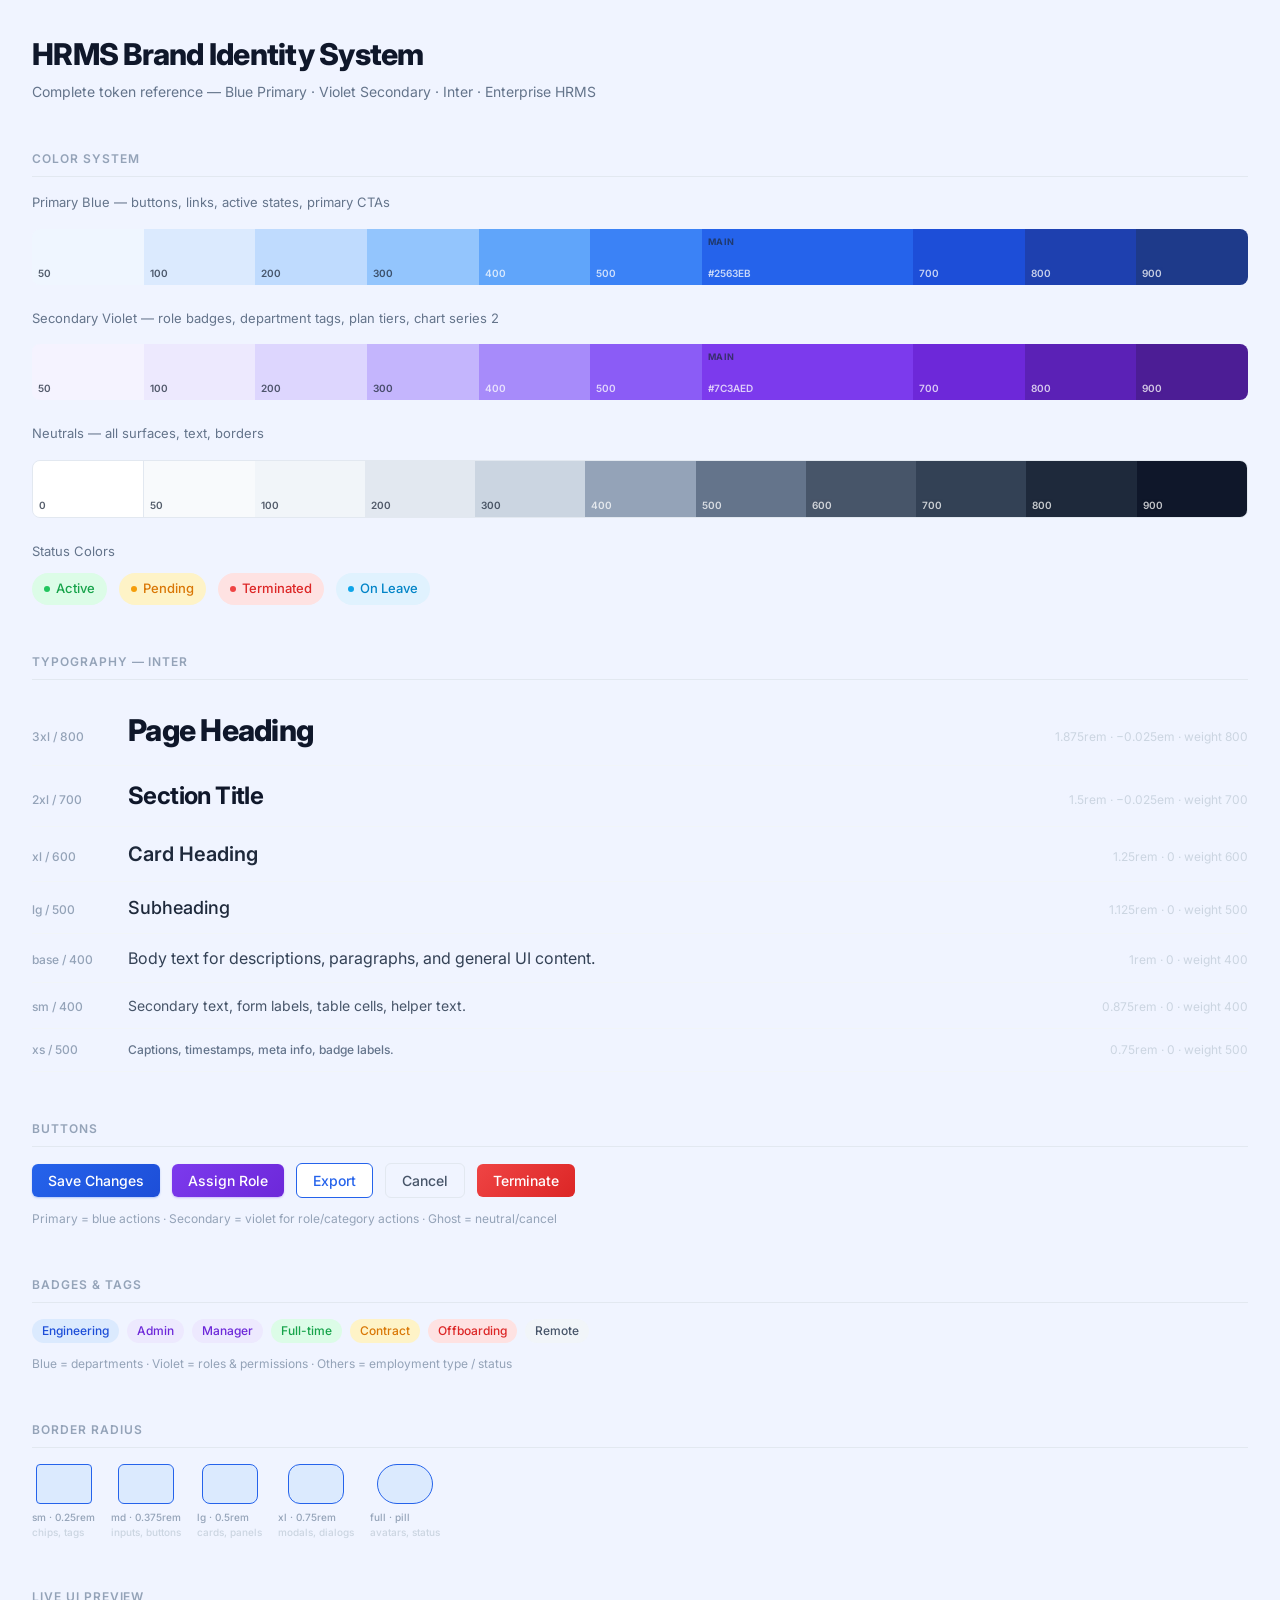
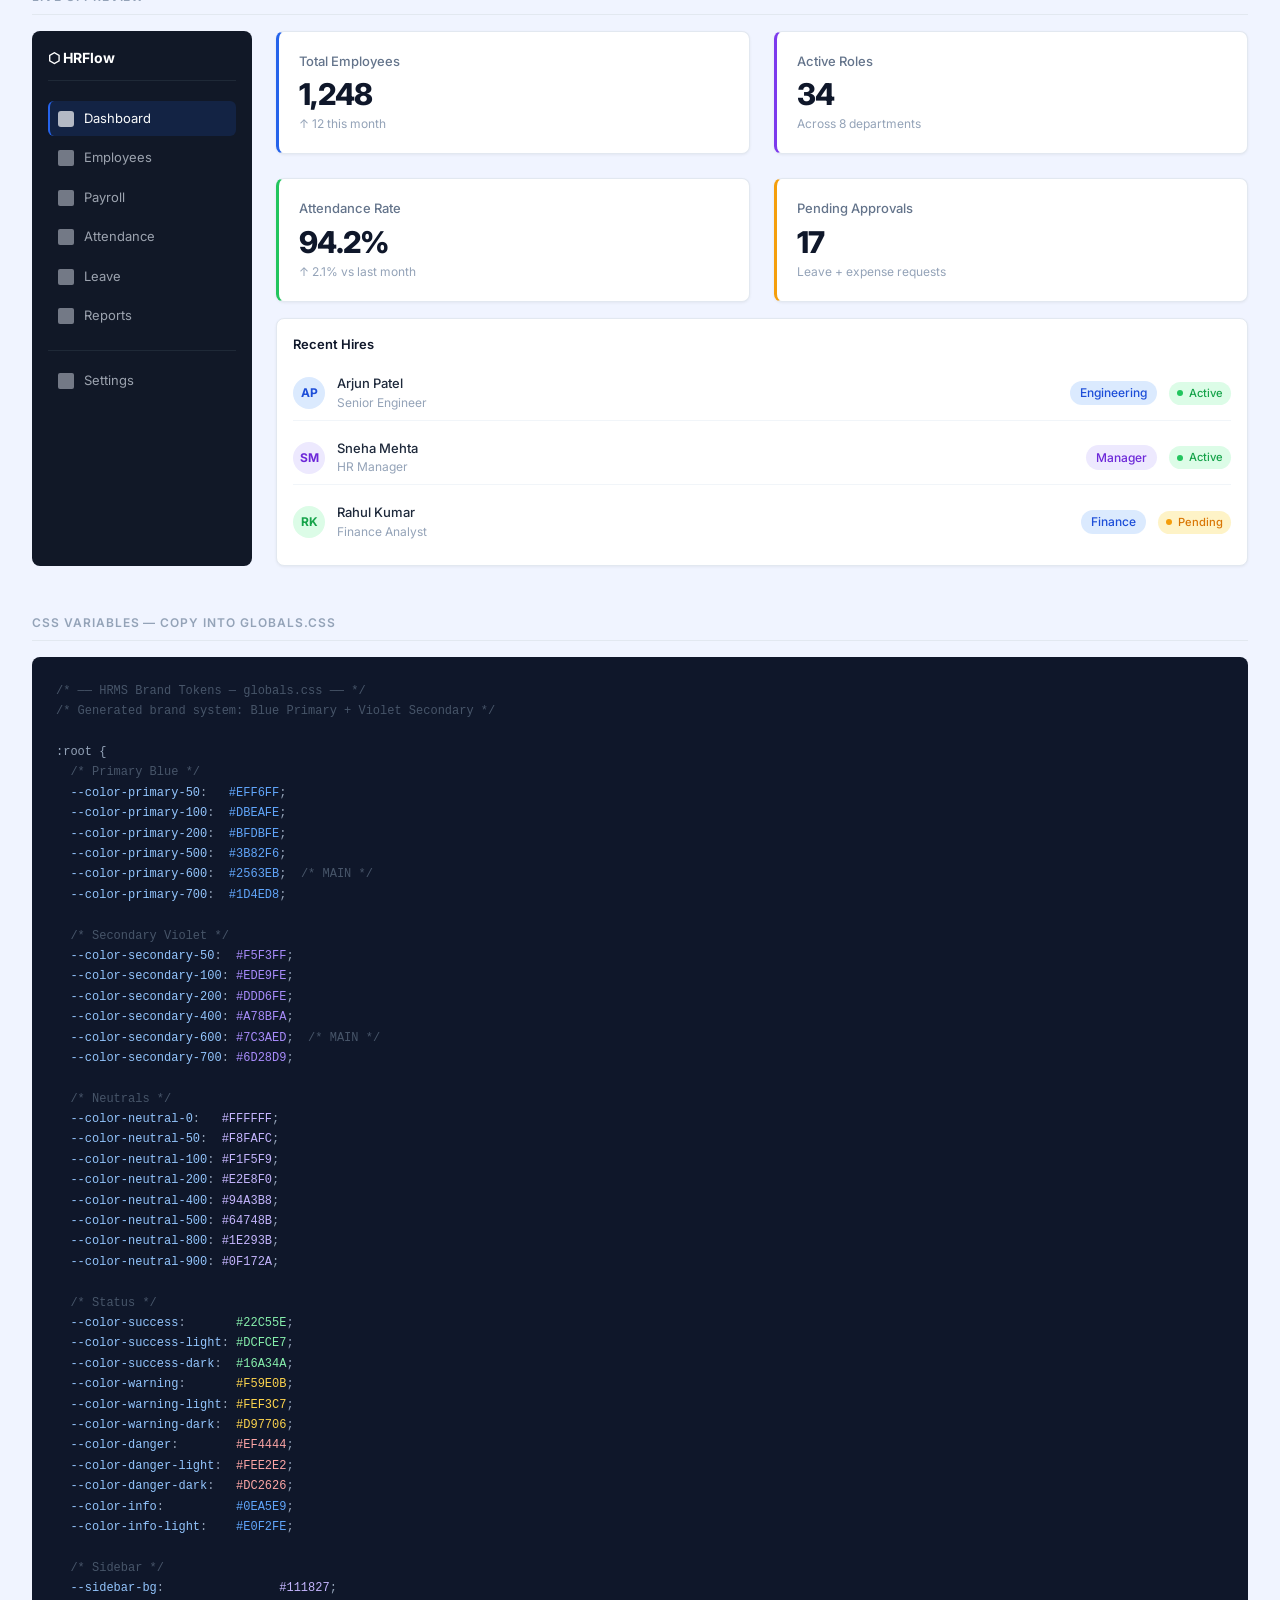
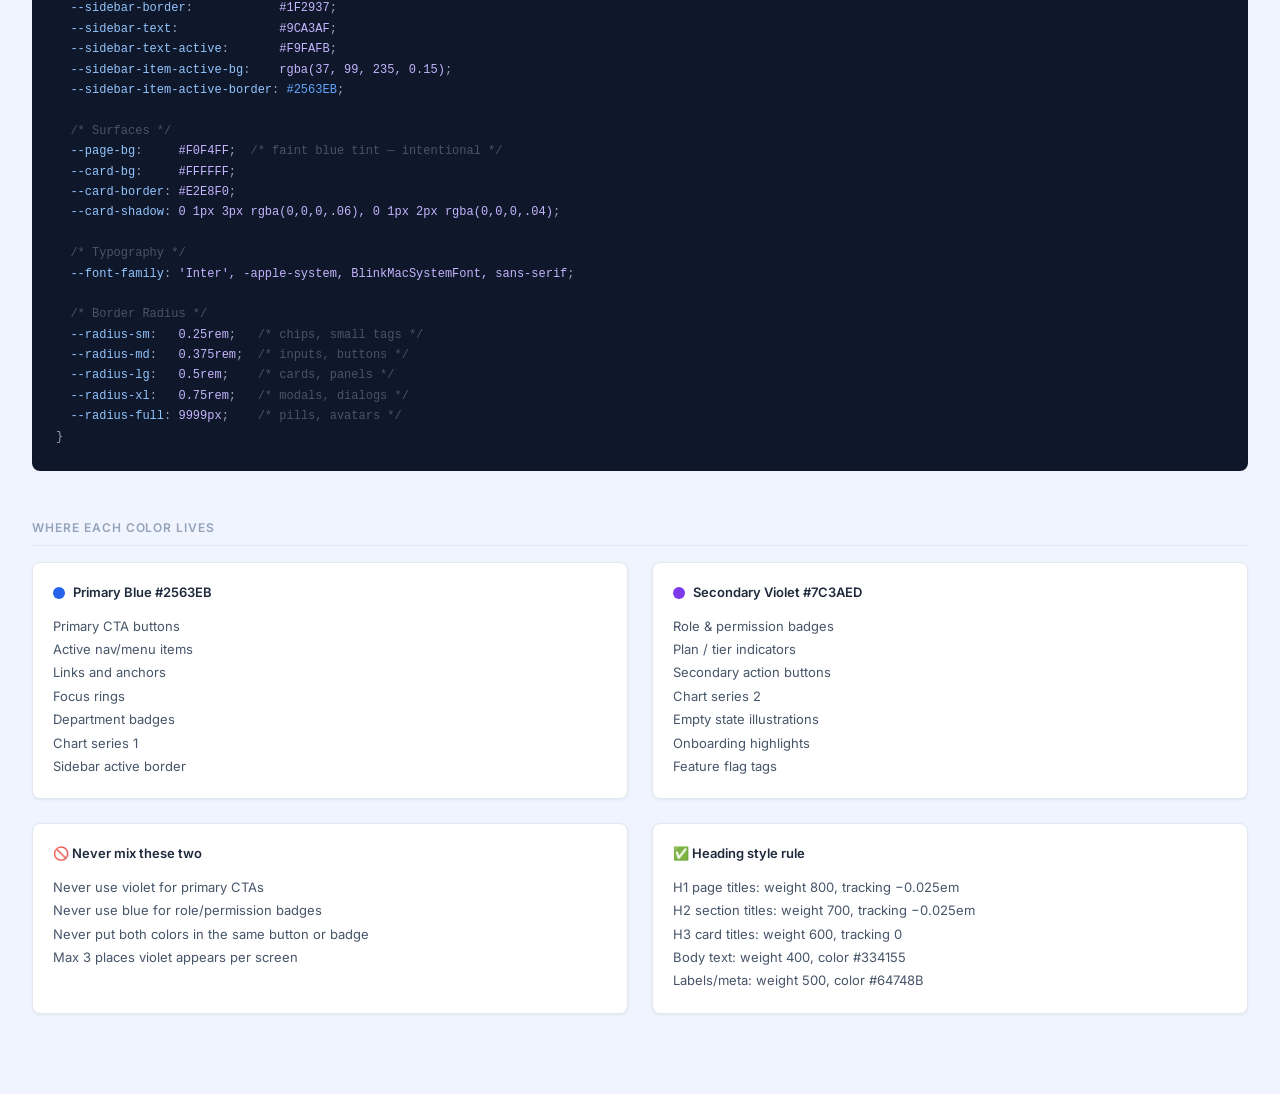
<file: docs/brand-tokens.html>
<!DOCTYPE html>
<html lang="en">
<head>
<meta charset="UTF-8">
<meta name="viewport" content="width=device-width, initial-scale=1.0">
<title>HRMS Brand Identity System</title>
<link href="https://fonts.googleapis.com/css2?family=Inter:wght@400;500;600;700;800&display=swap" rel="stylesheet">
<style>
  *, *::before, *::after { box-sizing: border-box; margin: 0; padding: 0; }

  :root {
    /* ── PRIMARY BLUE ── */
    --color-primary-50:   #EFF6FF;
    --color-primary-100:  #DBEAFE;
    --color-primary-200:  #BFDBFE;
    --color-primary-300:  #93C5FD;
    --color-primary-400:  #60A5FA;
    --color-primary-500:  #3B82F6;
    --color-primary-600:  #2563EB;   /* ← MAIN PRIMARY */
    --color-primary-700:  #1D4ED8;
    --color-primary-800:  #1E40AF;
    --color-primary-900:  #1E3A8A;

    /* ── SECONDARY VIOLET ── */
    --color-secondary-50:  #F5F3FF;
    --color-secondary-100: #EDE9FE;
    --color-secondary-200: #DDD6FE;
    --color-secondary-300: #C4B5FD;
    --color-secondary-400: #A78BFA;
    --color-secondary-500: #8B5CF6;
    --color-secondary-600: #7C3AED;   /* ← MAIN SECONDARY */
    --color-secondary-700: #6D28D9;
    --color-secondary-800: #5B21B6;
    --color-secondary-900: #4C1D95;

    /* ── NEUTRALS / SLATE ── */
    --color-neutral-0:    #FFFFFF;
    --color-neutral-50:   #F8FAFC;
    --color-neutral-100:  #F1F5F9;
    --color-neutral-200:  #E2E8F0;
    --color-neutral-300:  #CBD5E1;
    --color-neutral-400:  #94A3B8;
    --color-neutral-500:  #64748B;
    --color-neutral-600:  #475569;
    --color-neutral-700:  #334155;
    --color-neutral-800:  #1E293B;
    --color-neutral-900:  #0F172A;

    /* ── STATUS COLORS ── */
    --color-success-light: #DCFCE7;
    --color-success:       #22C55E;
    --color-success-dark:  #16A34A;

    --color-warning-light: #FEF3C7;
    --color-warning:       #F59E0B;
    --color-warning-dark:  #D97706;

    --color-danger-light:  #FEE2E2;
    --color-danger:        #EF4444;
    --color-danger-dark:   #DC2626;

    --color-info-light:    #E0F2FE;
    --color-info:          #0EA5E9;
    --color-info-dark:     #0284C7;

    /* ── SIDEBAR ── */
    --sidebar-bg:          #111827;
    --sidebar-border:      #1F2937;
    --sidebar-text:        #9CA3AF;
    --sidebar-text-active: #F9FAFB;
    --sidebar-item-active-bg: rgba(37, 99, 235, 0.15);
    --sidebar-item-active-border: #2563EB;

    /* ── SURFACE / LAYOUT ── */
    --page-bg:             #F0F4FF;
    --card-bg:             #FFFFFF;
    --card-border:         #E2E8F0;
    --card-shadow:         0 1px 3px rgba(0,0,0,0.06), 0 1px 2px rgba(0,0,0,0.04);
    --card-shadow-hover:   0 4px 12px rgba(0,0,0,0.08);

    /* ── TYPOGRAPHY ── */
    --font-family:         'Inter', -apple-system, BlinkMacSystemFont, sans-serif;
    --font-size-xs:        0.75rem;
    --font-size-sm:        0.875rem;
    --font-size-base:      1rem;
    --font-size-lg:        1.125rem;
    --font-size-xl:        1.25rem;
    --font-size-2xl:       1.5rem;
    --font-size-3xl:       1.875rem;

    --font-weight-normal:  400;
    --font-weight-medium:  500;
    --font-weight-semibold:600;
    --font-weight-bold:    700;
    --font-weight-extrabold: 800;

    --letter-spacing-tight: -0.025em;
    --letter-spacing-normal: 0em;

    /* ── BORDER RADIUS ── */
    --radius-sm:    0.25rem;   /* inputs, small chips */
    --radius-md:    0.375rem;  /* form elements, dropdowns */
    --radius-lg:    0.5rem;    /* cards, panels */
    --radius-xl:    0.75rem;   /* modals, dialogs */
    --radius-full:  9999px;    /* pills, avatars */

    /* ── SPACING ── */
    --space-1:  0.25rem;
    --space-2:  0.5rem;
    --space-3:  0.75rem;
    --space-4:  1rem;
    --space-5:  1.25rem;
    --space-6:  1.5rem;
    --space-8:  2rem;
    --space-10: 2.5rem;
    --space-12: 3rem;

    /* ── TRANSITIONS ── */
    --transition-fast:   150ms ease;
    --transition-normal: 200ms ease;
  }

  body {
    font-family: var(--font-family);
    background: #F0F4FF;
    color: #1E293B;
    line-height: 1.5;
    padding: 2rem;
  }

  /* ─── LAYOUT ─── */
  .page-header {
    margin-bottom: 3rem;
  }
  .page-header h1 {
    font-size: 1.875rem;
    font-weight: 800;
    letter-spacing: -0.025em;
    color: #0F172A;
  }
  .page-header p {
    color: #64748B;
    margin-top: 0.25rem;
    font-size: 0.875rem;
  }

  .section {
    margin-bottom: 3rem;
  }
  .section-label {
    font-size: 0.75rem;
    font-weight: 600;
    color: #94A3B8;
    text-transform: uppercase;
    letter-spacing: 0.08em;
    margin-bottom: 1rem;
    padding-bottom: 0.5rem;
    border-bottom: 1px solid #E2E8F0;
  }

  .grid-5 { display: grid; grid-template-columns: repeat(5, 1fr); gap: 0.75rem; }
  .grid-4 { display: grid; grid-template-columns: repeat(4, 1fr); gap: 0.75rem; }
  .grid-3 { display: grid; grid-template-columns: repeat(3, 1fr); gap: 0.75rem; }
  .grid-2 { display: grid; grid-template-columns: 1fr 1fr; gap: 1.5rem; }

  /* ─── COLOR SWATCHES ─── */
  .swatch-group { display: flex; gap: 0; border-radius: 0.5rem; overflow: hidden; margin-bottom: 0.5rem; }
  .swatch {
    flex: 1;
    height: 56px;
    display: flex;
    flex-direction: column;
    justify-content: flex-end;
    padding: 4px 6px;
  }
  .swatch span {
    font-size: 10px;
    font-weight: 600;
    opacity: 0.75;
  }
  .swatch.light span { color: #1E293B; }
  .swatch.dark span  { color: #fff; }
  .swatch.main {
    flex: 2;
    position: relative;
  }
  .swatch.main::after {
    content: 'MAIN';
    position: absolute;
    top: 6px;
    left: 6px;
    font-size: 9px;
    font-weight: 700;
    letter-spacing: 0.05em;
    opacity: 0.7;
  }

  /* ─── STATUS PILLS ─── */
  .status-row { display: flex; gap: 0.75rem; flex-wrap: wrap; }
  .status-pill {
    display: inline-flex;
    align-items: center;
    gap: 0.375rem;
    padding: 0.375rem 0.75rem;
    border-radius: 9999px;
    font-size: 0.8125rem;
    font-weight: 500;
  }
  .status-pill .dot {
    width: 6px; height: 6px;
    border-radius: 50%;
  }
  .pill-success { background: #DCFCE7; color: #16A34A; }
  .pill-success .dot { background: #22C55E; }
  .pill-warning { background: #FEF3C7; color: #D97706; }
  .pill-warning .dot { background: #F59E0B; }
  .pill-danger  { background: #FEE2E2; color: #DC2626; }
  .pill-danger  .dot { background: #EF4444; }
  .pill-info    { background: #E0F2FE; color: #0284C7; }
  .pill-info    .dot { background: #0EA5E9; }

  /* ─── TYPOGRAPHY SCALE ─── */
  .type-row {
    display: flex;
    align-items: baseline;
    gap: 1rem;
    padding: 0.75rem 0;
    border-bottom: 1px solid #F1F5F9;
  }
  .type-label {
    font-size: 0.75rem;
    color: #94A3B8;
    font-weight: 500;
    width: 80px;
    flex-shrink: 0;
  }
  .type-meta {
    font-size: 0.75rem;
    color: #CBD5E1;
    margin-left: auto;
    white-space: nowrap;
  }

  /* ─── BUTTONS ─── */
  .btn-row { display: flex; gap: 0.75rem; flex-wrap: wrap; align-items: center; }
  .btn {
    display: inline-flex;
    align-items: center;
    gap: 0.375rem;
    padding: 0.5rem 1rem;
    border-radius: 0.375rem;
    font-size: 0.875rem;
    font-weight: 500;
    cursor: pointer;
    border: none;
    font-family: var(--font-family);
    transition: all 150ms ease;
  }
  .btn-primary {
    background: linear-gradient(135deg, #2563EB, #1D4ED8);
    color: white;
    box-shadow: 0 1px 2px rgba(37,99,235,0.3);
  }
  .btn-secondary {
    background: linear-gradient(135deg, #7C3AED, #6D28D9);
    color: white;
    box-shadow: 0 1px 2px rgba(124,58,237,0.3);
  }
  .btn-outline {
    background: white;
    color: #2563EB;
    border: 1px solid #2563EB;
  }
  .btn-ghost {
    background: transparent;
    color: #475569;
    border: 1px solid #E2E8F0;
  }
  .btn-danger {
    background: linear-gradient(135deg, #EF4444, #DC2626);
    color: white;
  }

  /* ─── BADGES ─── */
  .badge-row { display: flex; gap: 0.5rem; flex-wrap: wrap; align-items: center; }
  .badge {
    display: inline-flex;
    align-items: center;
    padding: 0.2rem 0.625rem;
    border-radius: 9999px;
    font-size: 0.75rem;
    font-weight: 500;
  }
  .badge-blue   { background: #DBEAFE; color: #1D4ED8; }
  .badge-violet { background: #EDE9FE; color: #6D28D9; }
  .badge-green  { background: #DCFCE7; color: #16A34A; }
  .badge-amber  { background: #FEF3C7; color: #D97706; }
  .badge-red    { background: #FEE2E2; color: #DC2626; }
  .badge-slate  { background: #F1F5F9; color: #475569; }

  /* ─── CARDS ─── */
  .card {
    background: white;
    border: 1px solid #E2E8F0;
    border-radius: 0.5rem;
    padding: 1.25rem;
    box-shadow: 0 1px 3px rgba(0,0,0,0.06);
  }
  .card-title {
    font-size: 0.8125rem;
    font-weight: 500;
    color: #64748B;
    margin-bottom: 0.5rem;
  }
  .card-value {
    font-size: 1.875rem;
    font-weight: 800;
    letter-spacing: -0.025em;
    color: #0F172A;
    line-height: 1;
  }
  .card-sub {
    font-size: 0.75rem;
    color: #94A3B8;
    margin-top: 0.375rem;
  }
  .card-accent-blue   { border-left: 3px solid #2563EB; }
  .card-accent-violet { border-left: 3px solid #7C3AED; }
  .card-accent-green  { border-left: 3px solid #22C55E; }
  .card-accent-amber  { border-left: 3px solid #F59E0B; }

  /* ─── SIDEBAR PREVIEW ─── */
  .sidebar-preview {
    background: #111827;
    border-radius: 0.5rem;
    padding: 1rem;
    min-width: 200px;
  }
  .sidebar-logo {
    font-size: 0.875rem;
    font-weight: 700;
    color: white;
    margin-bottom: 1.25rem;
    padding-bottom: 0.75rem;
    border-bottom: 1px solid #1F2937;
  }
  .sidebar-item {
    display: flex;
    align-items: center;
    gap: 0.625rem;
    padding: 0.5rem 0.625rem;
    border-radius: 0.375rem;
    font-size: 0.8125rem;
    color: #9CA3AF;
    margin-bottom: 0.25rem;
    cursor: pointer;
  }
  .sidebar-item.active {
    background: rgba(37, 99, 235, 0.15);
    color: #F9FAFB;
    border-left: 2px solid #2563EB;
    padding-left: calc(0.625rem - 2px);
  }
  .sidebar-item .icon {
    width: 16px;
    height: 16px;
    background: currentColor;
    border-radius: 2px;
    opacity: 0.7;
    flex-shrink: 0;
  }

  /* ─── RADIUS DEMO ─── */
  .radius-demo {
    display: flex;
    gap: 1rem;
    align-items: center;
    flex-wrap: wrap;
  }
  .radius-box {
    background: #DBEAFE;
    border: 1.5px solid #2563EB;
    width: 56px;
    height: 40px;
    display: flex;
    flex-direction: column;
    align-items: center;
    justify-content: center;
    gap: 2px;
  }
  .radius-box span {
    font-size: 10px;
    font-weight: 600;
    color: #1D4ED8;
  }

  /* ─── CSS OUTPUT ─── */
  .code-block {
    background: #0F172A;
    border-radius: 0.5rem;
    padding: 1.5rem;
    overflow-x: auto;
    font-family: 'Courier New', monospace;
    font-size: 0.75rem;
    line-height: 1.7;
    color: #94A3B8;
  }
  .code-block .comment { color: #475569; }
  .code-block .var     { color: #93C5FD; }
  .code-block .val     { color: #C4B5FD; }
  .code-block .val-blue   { color: #60A5FA; }
  .code-block .val-violet { color: #A78BFA; }
  .code-block .val-green  { color: #86EFAC; }
  .code-block .val-amber  { color: #FCD34D; }
  .code-block .val-red    { color: #FCA5A5; }

  .tab-row {
    display: flex;
    gap: 0;
    border-bottom: 1px solid #E2E8F0;
    margin-bottom: 1.5rem;
  }
  .tab {
    padding: 0.5rem 1rem;
    font-size: 0.8125rem;
    font-weight: 500;
    color: #64748B;
    cursor: pointer;
    border-bottom: 2px solid transparent;
    margin-bottom: -1px;
  }
  .tab.active {
    color: #2563EB;
    border-bottom-color: #2563EB;
  }

  .two-col { display: grid; grid-template-columns: 220px 1fr; gap: 1.5rem; }

  @media (max-width: 768px) {
    .grid-5, .grid-4, .grid-3, .grid-2, .two-col { grid-template-columns: 1fr 1fr; }
  }
</style>
</head>
<body>

<div class="page-header">
  <h1>HRMS Brand Identity System</h1>
  <p>Complete token reference — Blue Primary · Violet Secondary · Inter · Enterprise HRMS</p>
</div>

<!-- ── COLORS ── -->
<div class="section">
  <div class="section-label">Color System</div>

  <p style="font-size:0.8125rem;color:#64748B;margin-bottom:1rem;">Primary Blue — buttons, links, active states, primary CTAs</p>
  <div class="swatch-group" style="margin-bottom:1.5rem;">
    <div class="swatch light" style="background:#EFF6FF;"><span>50</span></div>
    <div class="swatch light" style="background:#DBEAFE;"><span>100</span></div>
    <div class="swatch light" style="background:#BFDBFE;"><span>200</span></div>
    <div class="swatch light" style="background:#93C5FD;"><span>300</span></div>
    <div class="swatch dark"  style="background:#60A5FA;"><span>400</span></div>
    <div class="swatch dark"  style="background:#3B82F6;"><span>500</span></div>
    <div class="swatch dark main" style="background:#2563EB;"><span>#2563EB</span></div>
    <div class="swatch dark"  style="background:#1D4ED8;"><span>700</span></div>
    <div class="swatch dark"  style="background:#1E40AF;"><span>800</span></div>
    <div class="swatch dark"  style="background:#1E3A8A;"><span>900</span></div>
  </div>

  <p style="font-size:0.8125rem;color:#64748B;margin-bottom:1rem;">Secondary Violet — role badges, department tags, plan tiers, chart series 2</p>
  <div class="swatch-group" style="margin-bottom:1.5rem;">
    <div class="swatch light" style="background:#F5F3FF;"><span>50</span></div>
    <div class="swatch light" style="background:#EDE9FE;"><span>100</span></div>
    <div class="swatch light" style="background:#DDD6FE;"><span>200</span></div>
    <div class="swatch light" style="background:#C4B5FD;"><span>300</span></div>
    <div class="swatch dark"  style="background:#A78BFA;"><span>400</span></div>
    <div class="swatch dark"  style="background:#8B5CF6;"><span>500</span></div>
    <div class="swatch dark main" style="background:#7C3AED;"><span>#7C3AED</span></div>
    <div class="swatch dark"  style="background:#6D28D9;"><span>700</span></div>
    <div class="swatch dark"  style="background:#5B21B6;"><span>800</span></div>
    <div class="swatch dark"  style="background:#4C1D95;"><span>900</span></div>
  </div>

  <p style="font-size:0.8125rem;color:#64748B;margin-bottom:1rem;">Neutrals — all surfaces, text, borders</p>
  <div class="swatch-group" style="margin-bottom:1.5rem;border:1px solid #E2E8F0;border-radius:0.5rem;">
    <div class="swatch light" style="background:#FFFFFF;border-right:1px solid #E2E8F0;"><span>0</span></div>
    <div class="swatch light" style="background:#F8FAFC;"><span>50</span></div>
    <div class="swatch light" style="background:#F1F5F9;"><span>100</span></div>
    <div class="swatch light" style="background:#E2E8F0;"><span>200</span></div>
    <div class="swatch light" style="background:#CBD5E1;"><span>300</span></div>
    <div class="swatch dark"  style="background:#94A3B8;"><span>400</span></div>
    <div class="swatch dark"  style="background:#64748B;"><span>500</span></div>
    <div class="swatch dark"  style="background:#475569;"><span>600</span></div>
    <div class="swatch dark"  style="background:#334155;"><span>700</span></div>
    <div class="swatch dark"  style="background:#1E293B;"><span>800</span></div>
    <div class="swatch dark"  style="background:#0F172A;"><span>900</span></div>
  </div>

  <p style="font-size:0.8125rem;color:#64748B;margin-bottom:0.75rem;">Status Colors</p>
  <div class="status-row">
    <span class="status-pill pill-success"><span class="dot"></span>Active</span>
    <span class="status-pill pill-warning"><span class="dot"></span>Pending</span>
    <span class="status-pill pill-danger"><span class="dot"></span>Terminated</span>
    <span class="status-pill pill-info"><span class="dot"></span>On Leave</span>
  </div>
</div>

<!-- ── TYPOGRAPHY ── -->
<div class="section">
  <div class="section-label">Typography — Inter</div>
  <div class="type-row">
    <span class="type-label">3xl / 800</span>
    <span style="font-size:1.875rem;font-weight:800;letter-spacing:-0.025em;color:#0F172A;">Page Heading</span>
    <span class="type-meta">1.875rem · −0.025em · weight 800</span>
  </div>
  <div class="type-row">
    <span class="type-label">2xl / 700</span>
    <span style="font-size:1.5rem;font-weight:700;letter-spacing:-0.025em;color:#0F172A;">Section Title</span>
    <span class="type-meta">1.5rem · −0.025em · weight 700</span>
  </div>
  <div class="type-row">
    <span class="type-label">xl / 600</span>
    <span style="font-size:1.25rem;font-weight:600;color:#1E293B;">Card Heading</span>
    <span class="type-meta">1.25rem · 0 · weight 600</span>
  </div>
  <div class="type-row">
    <span class="type-label">lg / 500</span>
    <span style="font-size:1.125rem;font-weight:500;color:#1E293B;">Subheading</span>
    <span class="type-meta">1.125rem · 0 · weight 500</span>
  </div>
  <div class="type-row">
    <span class="type-label">base / 400</span>
    <span style="font-size:1rem;color:#334155;">Body text for descriptions, paragraphs, and general UI content.</span>
    <span class="type-meta">1rem · 0 · weight 400</span>
  </div>
  <div class="type-row">
    <span class="type-label">sm / 400</span>
    <span style="font-size:0.875rem;color:#475569;">Secondary text, form labels, table cells, helper text.</span>
    <span class="type-meta">0.875rem · 0 · weight 400</span>
  </div>
  <div class="type-row">
    <span class="type-label">xs / 500</span>
    <span style="font-size:0.75rem;font-weight:500;color:#64748B;">Captions, timestamps, meta info, badge labels.</span>
    <span class="type-meta">0.75rem · 0 · weight 500</span>
  </div>
</div>

<!-- ── BUTTONS ── -->
<div class="section">
  <div class="section-label">Buttons</div>
  <div class="btn-row">
    <button class="btn btn-primary">Save Changes</button>
    <button class="btn btn-secondary">Assign Role</button>
    <button class="btn btn-outline">Export</button>
    <button class="btn btn-ghost">Cancel</button>
    <button class="btn btn-danger">Terminate</button>
  </div>
  <p style="font-size:0.75rem;color:#94A3B8;margin-top:0.75rem;">Primary = blue actions · Secondary = violet for role/category actions · Ghost = neutral/cancel</p>
</div>

<!-- ── BADGES ── -->
<div class="section">
  <div class="section-label">Badges & Tags</div>
  <div class="badge-row">
    <span class="badge badge-blue">Engineering</span>
    <span class="badge badge-violet">Admin</span>
    <span class="badge badge-violet">Manager</span>
    <span class="badge badge-green">Full-time</span>
    <span class="badge badge-amber">Contract</span>
    <span class="badge badge-red">Offboarding</span>
    <span class="badge badge-slate">Remote</span>
  </div>
  <p style="font-size:0.75rem;color:#94A3B8;margin-top:0.75rem;">Blue = departments · Violet = roles & permissions · Others = employment type / status</p>
</div>

<!-- ── BORDER RADIUS ── -->
<div class="section">
  <div class="section-label">Border Radius</div>
  <div class="radius-demo">
    <div style="display:flex;flex-direction:column;align-items:center;gap:0.375rem;">
      <div class="radius-box" style="border-radius:0.25rem;"></div>
      <span style="font-size:10px;color:#94A3B8;font-weight:500;">sm · 0.25rem<br><span style="color:#CBD5E1;">chips, tags</span></span>
    </div>
    <div style="display:flex;flex-direction:column;align-items:center;gap:0.375rem;">
      <div class="radius-box" style="border-radius:0.375rem;"></div>
      <span style="font-size:10px;color:#94A3B8;font-weight:500;">md · 0.375rem<br><span style="color:#CBD5E1;">inputs, buttons</span></span>
    </div>
    <div style="display:flex;flex-direction:column;align-items:center;gap:0.375rem;">
      <div class="radius-box" style="border-radius:0.5rem;"></div>
      <span style="font-size:10px;color:#94A3B8;font-weight:500;">lg · 0.5rem<br><span style="color:#CBD5E1;">cards, panels</span></span>
    </div>
    <div style="display:flex;flex-direction:column;align-items:center;gap:0.375rem;">
      <div class="radius-box" style="border-radius:0.75rem;"></div>
      <span style="font-size:10px;color:#94A3B8;font-weight:500;">xl · 0.75rem<br><span style="color:#CBD5E1;">modals, dialogs</span></span>
    </div>
    <div style="display:flex;flex-direction:column;align-items:center;gap:0.375rem;">
      <div class="radius-box" style="border-radius:9999px;"></div>
      <span style="font-size:10px;color:#94A3B8;font-weight:500;">full · pill<br><span style="color:#CBD5E1;">avatars, status</span></span>
    </div>
  </div>
</div>

<!-- ── UI PREVIEW ── -->
<div class="section">
  <div class="section-label">Live UI Preview</div>
  <div class="two-col">

    <!-- Sidebar -->
    <div class="sidebar-preview">
      <div class="sidebar-logo">⬡ HRFlow</div>
      <div class="sidebar-item active">
        <div class="icon" style="border-radius:3px;"></div>
        Dashboard
      </div>
      <div class="sidebar-item">
        <div class="icon"></div>
        Employees
      </div>
      <div class="sidebar-item">
        <div class="icon"></div>
        Payroll
      </div>
      <div class="sidebar-item">
        <div class="icon"></div>
        Attendance
      </div>
      <div class="sidebar-item">
        <div class="icon"></div>
        Leave
      </div>
      <div class="sidebar-item">
        <div class="icon"></div>
        Reports
      </div>
      <div style="margin-top:1rem;padding-top:0.75rem;border-top:1px solid #1F2937;">
        <div class="sidebar-item">
          <div class="icon"></div>
          Settings
        </div>
      </div>
    </div>

    <!-- Stat Cards -->
    <div>
      <div class="grid-2" style="margin-bottom:1rem;">
        <div class="card card-accent-blue">
          <div class="card-title">Total Employees</div>
          <div class="card-value">1,248</div>
          <div class="card-sub">↑ 12 this month</div>
        </div>
        <div class="card card-accent-violet">
          <div class="card-title">Active Roles</div>
          <div class="card-value">34</div>
          <div class="card-sub">Across 8 departments</div>
        </div>
        <div class="card card-accent-green">
          <div class="card-title">Attendance Rate</div>
          <div class="card-value">94.2%</div>
          <div class="card-sub">↑ 2.1% vs last month</div>
        </div>
        <div class="card card-accent-amber">
          <div class="card-title">Pending Approvals</div>
          <div class="card-value">17</div>
          <div class="card-sub">Leave + expense requests</div>
        </div>
      </div>

      <!-- Sample employee row -->
      <div class="card" style="padding:1rem;">
        <div style="font-size:0.8125rem;font-weight:600;color:#0F172A;margin-bottom:0.75rem;">Recent Hires</div>
        <div style="display:flex;flex-direction:column;gap:0.625rem;">
          <div style="display:flex;align-items:center;gap:0.75rem;padding:0.5rem 0;border-bottom:1px solid #F1F5F9;">
            <div style="width:32px;height:32px;border-radius:9999px;background:#DBEAFE;display:flex;align-items:center;justify-content:center;font-size:0.75rem;font-weight:700;color:#1D4ED8;flex-shrink:0;">AP</div>
            <div style="flex:1;">
              <div style="font-size:0.8125rem;font-weight:500;color:#1E293B;">Arjun Patel</div>
              <div style="font-size:0.75rem;color:#94A3B8;">Senior Engineer</div>
            </div>
            <span class="badge badge-blue">Engineering</span>
            <span class="status-pill pill-success" style="padding:0.2rem 0.5rem;font-size:0.7rem;"><span class="dot"></span>Active</span>
          </div>
          <div style="display:flex;align-items:center;gap:0.75rem;padding:0.5rem 0;border-bottom:1px solid #F1F5F9;">
            <div style="width:32px;height:32px;border-radius:9999px;background:#EDE9FE;display:flex;align-items:center;justify-content:center;font-size:0.75rem;font-weight:700;color:#6D28D9;flex-shrink:0;">SM</div>
            <div style="flex:1;">
              <div style="font-size:0.8125rem;font-weight:500;color:#1E293B;">Sneha Mehta</div>
              <div style="font-size:0.75rem;color:#94A3B8;">HR Manager</div>
            </div>
            <span class="badge badge-violet">Manager</span>
            <span class="status-pill pill-success" style="padding:0.2rem 0.5rem;font-size:0.7rem;"><span class="dot"></span>Active</span>
          </div>
          <div style="display:flex;align-items:center;gap:0.75rem;padding:0.5rem 0;">
            <div style="width:32px;height:32px;border-radius:9999px;background:#DCFCE7;display:flex;align-items:center;justify-content:center;font-size:0.75rem;font-weight:700;color:#16A34A;flex-shrink:0;">RK</div>
            <div style="flex:1;">
              <div style="font-size:0.8125rem;font-weight:500;color:#1E293B;">Rahul Kumar</div>
              <div style="font-size:0.75rem;color:#94A3B8;">Finance Analyst</div>
            </div>
            <span class="badge badge-blue">Finance</span>
            <span class="status-pill pill-warning" style="padding:0.2rem 0.5rem;font-size:0.7rem;"><span class="dot"></span>Pending</span>
          </div>
        </div>
      </div>
    </div>
  </div>
</div>

<!-- ── CSS TOKENS ── -->
<div class="section">
  <div class="section-label">CSS Variables — Copy into globals.css</div>
  <div class="code-block"><pre><span class="comment">/* ── HRMS Brand Tokens — globals.css ── */</span>
<span class="comment">/* Generated brand system: Blue Primary + Violet Secondary */</span>

:root {
  <span class="comment">/* Primary Blue */</span>
  <span class="var">--color-primary-50</span>:   <span class="val-blue">#EFF6FF</span>;
  <span class="var">--color-primary-100</span>:  <span class="val-blue">#DBEAFE</span>;
  <span class="var">--color-primary-200</span>:  <span class="val-blue">#BFDBFE</span>;
  <span class="var">--color-primary-500</span>:  <span class="val-blue">#3B82F6</span>;
  <span class="var">--color-primary-600</span>:  <span class="val-blue">#2563EB</span>;  <span class="comment">/* MAIN */</span>
  <span class="var">--color-primary-700</span>:  <span class="val-blue">#1D4ED8</span>;

  <span class="comment">/* Secondary Violet */</span>
  <span class="var">--color-secondary-50</span>:  <span class="val-violet">#F5F3FF</span>;
  <span class="var">--color-secondary-100</span>: <span class="val-violet">#EDE9FE</span>;
  <span class="var">--color-secondary-200</span>: <span class="val-violet">#DDD6FE</span>;
  <span class="var">--color-secondary-400</span>: <span class="val-violet">#A78BFA</span>;
  <span class="var">--color-secondary-600</span>: <span class="val-violet">#7C3AED</span>;  <span class="comment">/* MAIN */</span>
  <span class="var">--color-secondary-700</span>: <span class="val-violet">#6D28D9</span>;

  <span class="comment">/* Neutrals */</span>
  <span class="var">--color-neutral-0</span>:   <span class="val">#FFFFFF</span>;
  <span class="var">--color-neutral-50</span>:  <span class="val">#F8FAFC</span>;
  <span class="var">--color-neutral-100</span>: <span class="val">#F1F5F9</span>;
  <span class="var">--color-neutral-200</span>: <span class="val">#E2E8F0</span>;
  <span class="var">--color-neutral-400</span>: <span class="val">#94A3B8</span>;
  <span class="var">--color-neutral-500</span>: <span class="val">#64748B</span>;
  <span class="var">--color-neutral-800</span>: <span class="val">#1E293B</span>;
  <span class="var">--color-neutral-900</span>: <span class="val">#0F172A</span>;

  <span class="comment">/* Status */</span>
  <span class="var">--color-success</span>:       <span class="val-green">#22C55E</span>;
  <span class="var">--color-success-light</span>: <span class="val-green">#DCFCE7</span>;
  <span class="var">--color-success-dark</span>:  <span class="val-green">#16A34A</span>;
  <span class="var">--color-warning</span>:       <span class="val-amber">#F59E0B</span>;
  <span class="var">--color-warning-light</span>: <span class="val-amber">#FEF3C7</span>;
  <span class="var">--color-warning-dark</span>:  <span class="val-amber">#D97706</span>;
  <span class="var">--color-danger</span>:        <span class="val-red">#EF4444</span>;
  <span class="var">--color-danger-light</span>:  <span class="val-red">#FEE2E2</span>;
  <span class="var">--color-danger-dark</span>:   <span class="val-red">#DC2626</span>;
  <span class="var">--color-info</span>:          <span class="val-blue">#0EA5E9</span>;
  <span class="var">--color-info-light</span>:    <span class="val-blue">#E0F2FE</span>;

  <span class="comment">/* Sidebar */</span>
  <span class="var">--sidebar-bg</span>:                <span class="val">#111827</span>;
  <span class="var">--sidebar-border</span>:            <span class="val">#1F2937</span>;
  <span class="var">--sidebar-text</span>:              <span class="val">#9CA3AF</span>;
  <span class="var">--sidebar-text-active</span>:       <span class="val">#F9FAFB</span>;
  <span class="var">--sidebar-item-active-bg</span>:    <span class="val">rgba(37, 99, 235, 0.15)</span>;
  <span class="var">--sidebar-item-active-border</span>: <span class="val-blue">#2563EB</span>;

  <span class="comment">/* Surfaces */</span>
  <span class="var">--page-bg</span>:     <span class="val">#F0F4FF</span>;  <span class="comment">/* faint blue tint — intentional */</span>
  <span class="var">--card-bg</span>:     <span class="val">#FFFFFF</span>;
  <span class="var">--card-border</span>: <span class="val">#E2E8F0</span>;
  <span class="var">--card-shadow</span>: <span class="val">0 1px 3px rgba(0,0,0,.06), 0 1px 2px rgba(0,0,0,.04)</span>;

  <span class="comment">/* Typography */</span>
  <span class="var">--font-family</span>: <span class="val">'Inter', -apple-system, BlinkMacSystemFont, sans-serif</span>;

  <span class="comment">/* Border Radius */</span>
  <span class="var">--radius-sm</span>:   <span class="val">0.25rem</span>;   <span class="comment">/* chips, small tags */</span>
  <span class="var">--radius-md</span>:   <span class="val">0.375rem</span>;  <span class="comment">/* inputs, buttons */</span>
  <span class="var">--radius-lg</span>:   <span class="val">0.5rem</span>;    <span class="comment">/* cards, panels */</span>
  <span class="var">--radius-xl</span>:   <span class="val">0.75rem</span>;   <span class="comment">/* modals, dialogs */</span>
  <span class="var">--radius-full</span>: <span class="val">9999px</span>;    <span class="comment">/* pills, avatars */</span>
}</pre></div>
</div>

<!-- ── USAGE RULES ── -->
<div class="section">
  <div class="section-label">Where Each Color Lives</div>
  <div class="grid-2">
    <div class="card">
      <div style="display:flex;align-items:center;gap:0.5rem;margin-bottom:0.75rem;">
        <div style="width:12px;height:12px;border-radius:50%;background:#2563EB;"></div>
        <span style="font-size:0.8125rem;font-weight:600;color:#1E293B;">Primary Blue #2563EB</span>
      </div>
      <div style="font-size:0.8125rem;color:#475569;line-height:1.8;">
        Primary CTA buttons<br>
        Active nav/menu items<br>
        Links and anchors<br>
        Focus rings<br>
        Department badges<br>
        Chart series 1<br>
        Sidebar active border
      </div>
    </div>
    <div class="card">
      <div style="display:flex;align-items:center;gap:0.5rem;margin-bottom:0.75rem;">
        <div style="width:12px;height:12px;border-radius:50%;background:#7C3AED;"></div>
        <span style="font-size:0.8125rem;font-weight:600;color:#1E293B;">Secondary Violet #7C3AED</span>
      </div>
      <div style="font-size:0.8125rem;color:#475569;line-height:1.8;">
        Role & permission badges<br>
        Plan / tier indicators<br>
        Secondary action buttons<br>
        Chart series 2<br>
        Empty state illustrations<br>
        Onboarding highlights<br>
        Feature flag tags
      </div>
    </div>
    <div class="card">
      <div style="font-size:0.8125rem;font-weight:600;color:#1E293B;margin-bottom:0.75rem;">🚫 Never mix these two</div>
      <div style="font-size:0.8125rem;color:#475569;line-height:1.8;">
        Never use violet for primary CTAs<br>
        Never use blue for role/permission badges<br>
        Never put both colors in the same button or badge<br>
        Max 3 places violet appears per screen
      </div>
    </div>
    <div class="card">
      <div style="font-size:0.8125rem;font-weight:600;color:#1E293B;margin-bottom:0.75rem;">✅ Heading style rule</div>
      <div style="font-size:0.8125rem;color:#475569;line-height:1.8;">
        H1 page titles: weight 800, tracking −0.025em<br>
        H2 section titles: weight 700, tracking −0.025em<br>
        H3 card titles: weight 600, tracking 0<br>
        Body text: weight 400, color #334155<br>
        Labels/meta: weight 500, color #64748B
      </div>
    </div>
  </div>
</div>

</body>
</html>
</file>
